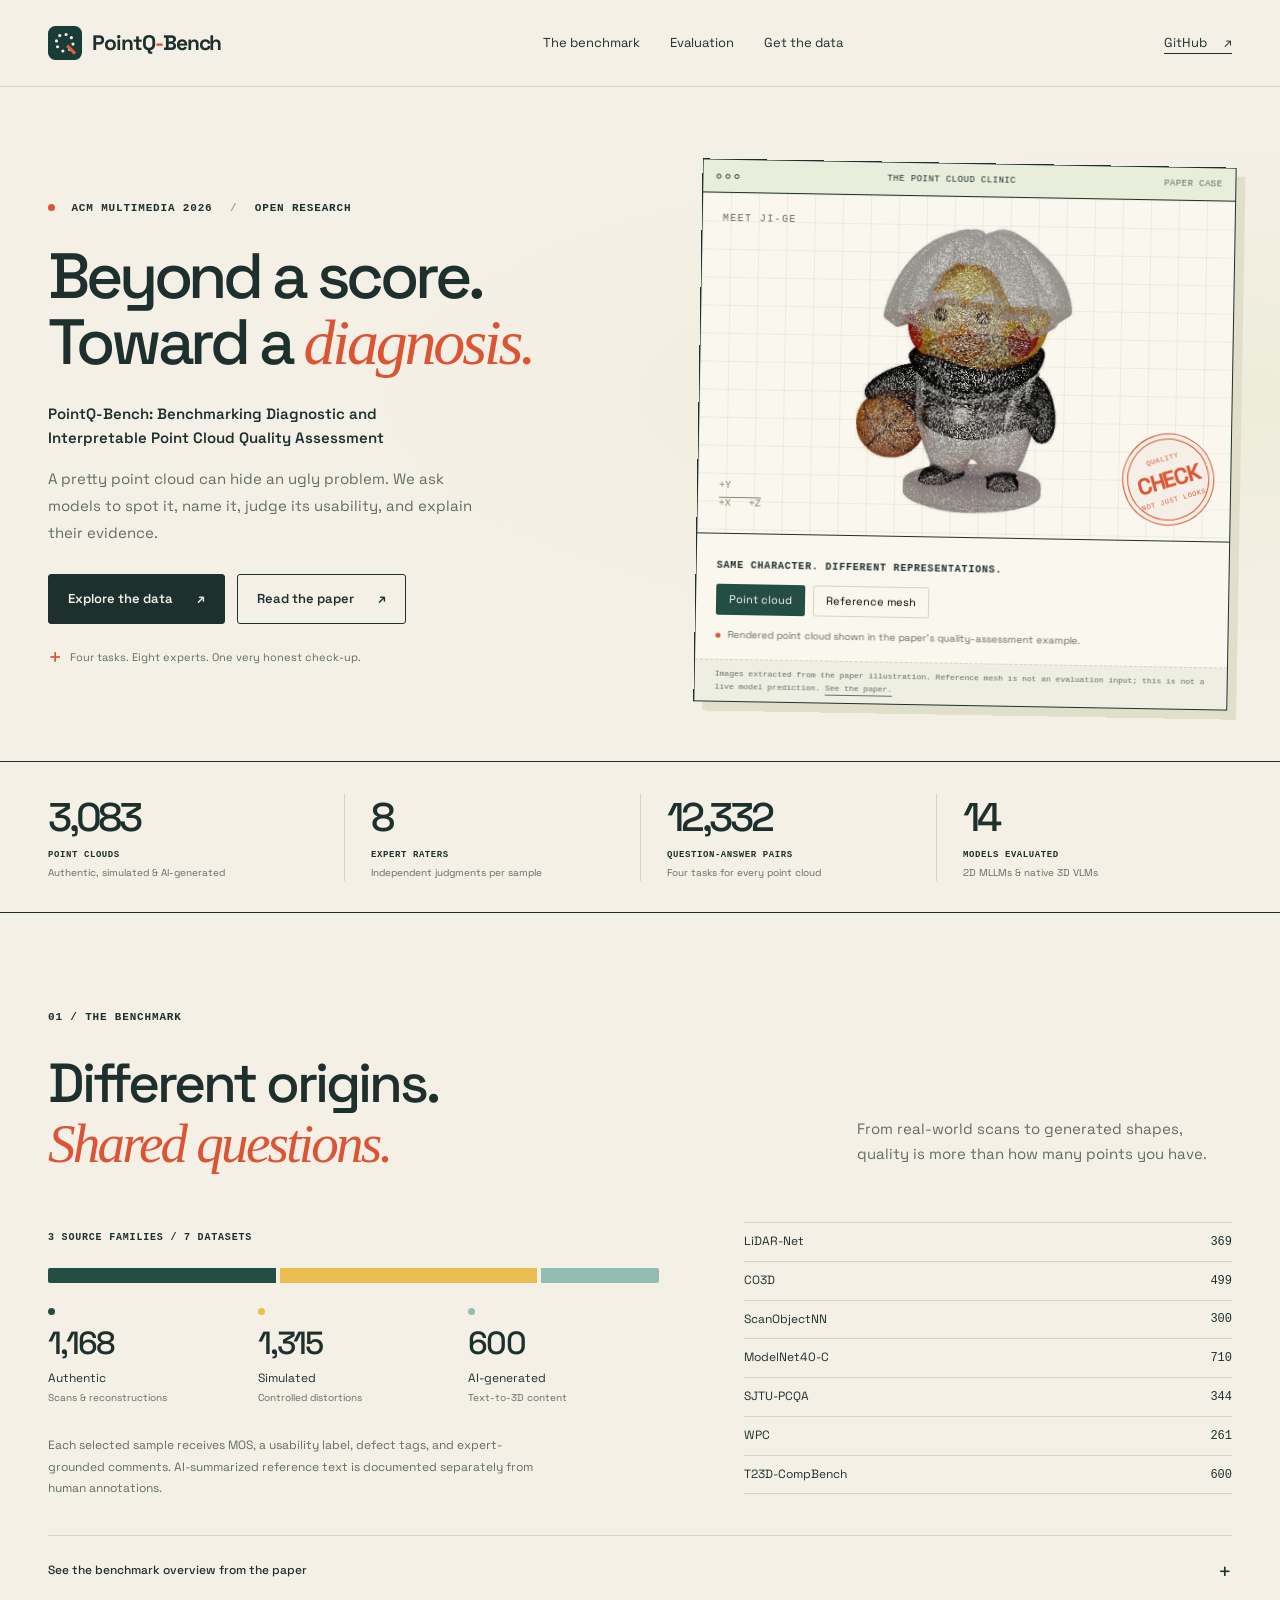
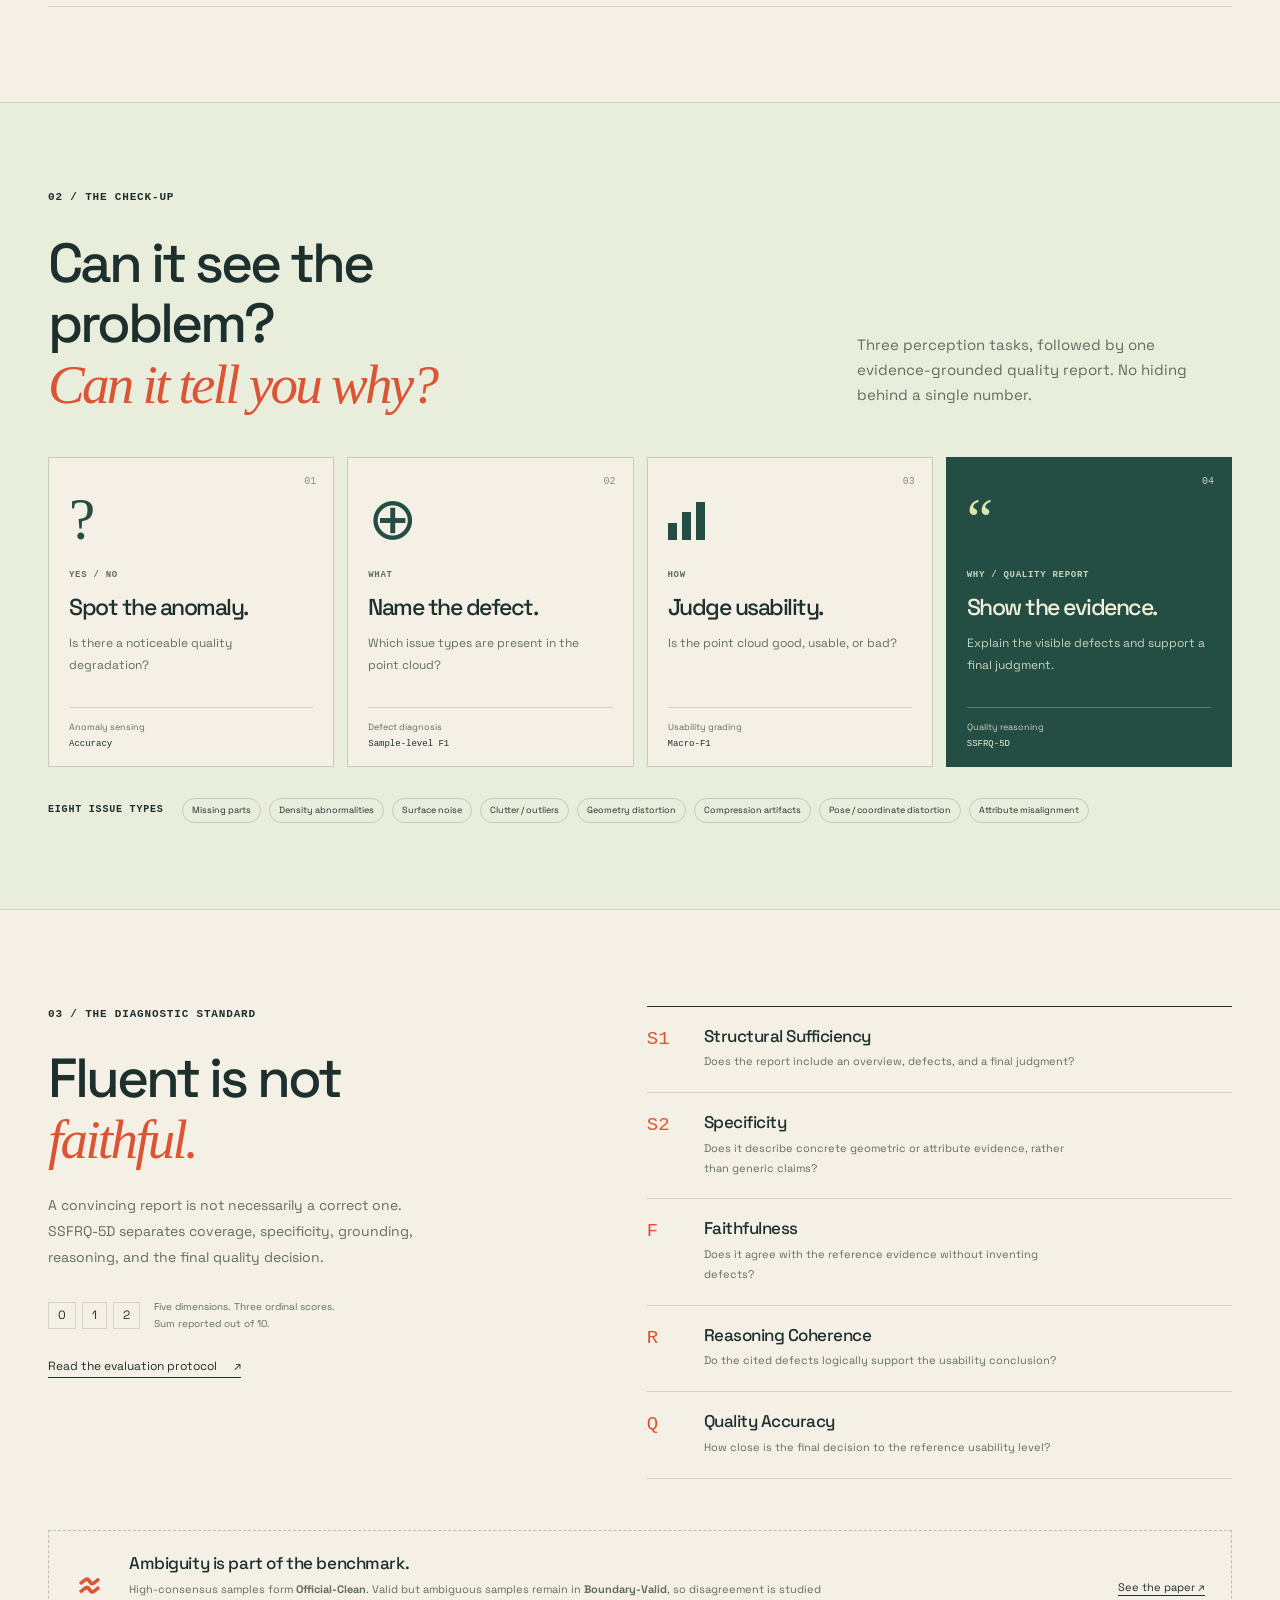
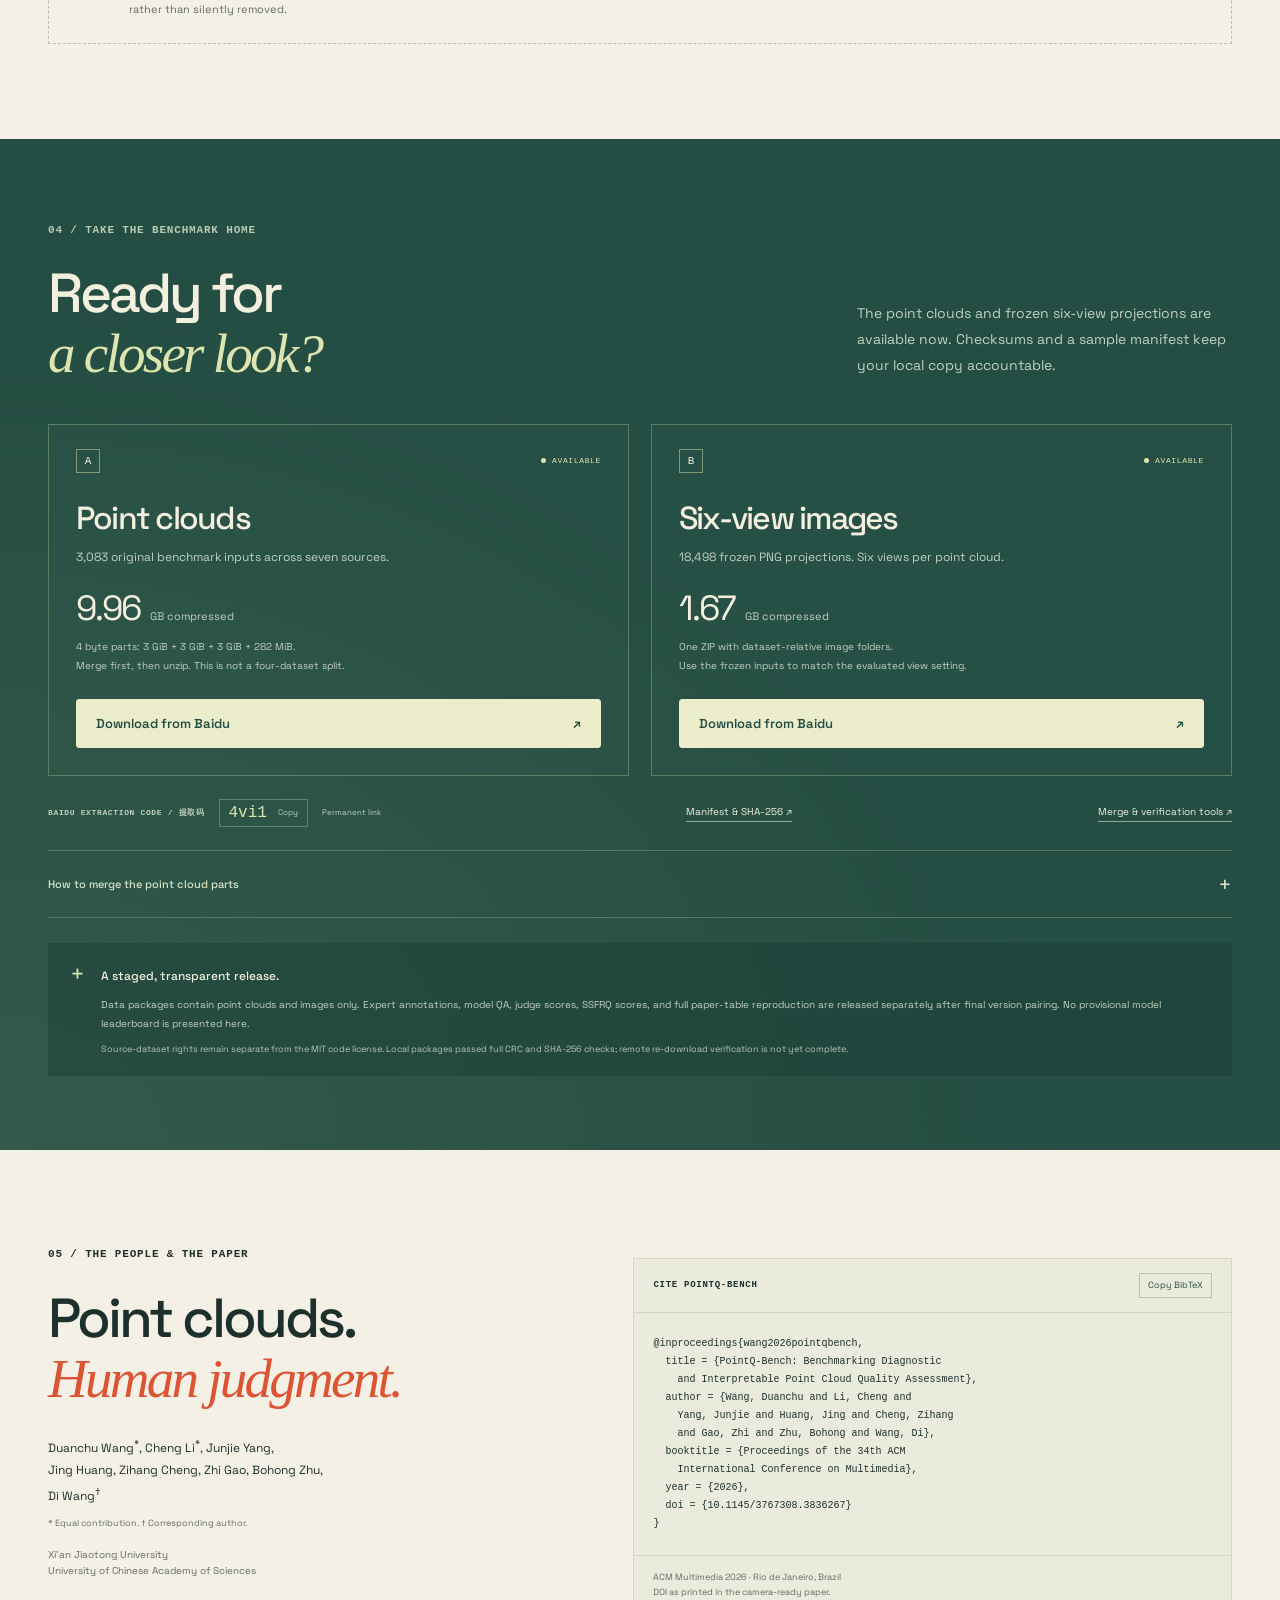
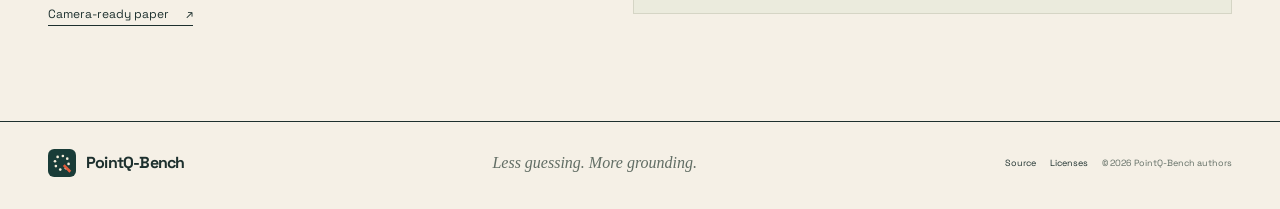
<file: docs/index.html>
<!doctype html>
<html lang="en">
  <head>
    <meta charset="utf-8" />
    <meta name="viewport" content="width=device-width, initial-scale=1" />
    <meta
      name="description"
      content="PointQ-Bench, ACM Multimedia 2026. A diagnostic benchmark for point cloud quality understanding: 3,083 point clouds, 8 expert raters, 4 tasks, and SSFRQ-5D."
    />
    <meta name="theme-color" content="#f5f0e6" />
    <meta name="referrer" content="strict-origin-when-cross-origin" />
    <meta
      http-equiv="Content-Security-Policy"
      content="default-src 'self'; img-src 'self' data:; font-src 'self'; script-src 'self'; style-src 'self'; connect-src 'self'; object-src 'none'; base-uri 'self'; form-action 'none'"
    />
    <meta
      property="og:title"
      content="PointQ-Bench | Beyond a score. Toward a diagnosis."
    />
    <meta
      property="og:description"
      content="Benchmarking diagnostic and interpretable point cloud quality assessment. ACM Multimedia 2026."
    />
    <meta property="og:type" content="website" />
    <meta property="og:url" content="https://mujeco.github.io/PointQ-Bench/" />
    <meta
      property="og:image"
      content="https://mujeco.github.io/PointQ-Bench/assets/benchmark-overview.png"
    />
    <link rel="icon" href="assets/favicon.svg" type="image/svg+xml" />
    <link rel="stylesheet" href="styles.css" />
    <title>PointQ-Bench | The Point Cloud Clinic</title>
    <script src="site.js" defer></script>
  </head>
  <body>
    <a class="skip-link" href="#main">Skip to content</a>
    <header class="site-header">
      <div class="container header-inner">
        <a class="brand" href="#" aria-label="PointQ-Bench home"
          ><img src="assets/favicon.svg" width="34" height="34" alt="" /><span
            >PointQ<span class="brand-dash">-</span>Bench</span
          ></a
        >
        <nav aria-label="Main navigation">
          <a href="#benchmark">The benchmark</a>
          <a href="#protocol">Evaluation</a>
          <a href="#download">Get the data</a>
        </nav>
        <a class="header-github" href="https://github.com/Mujeco/PointQ-Bench"
          >GitHub <span aria-hidden="true">&#8599;</span></a
        >
      </div>
    </header>
    <main id="main">
      <section class="hero container">
        <div class="hero-copy reveal">
          <p class="eyebrow">
            <span class="status-dot"></span> ACM MULTIMEDIA 2026
            <span class="eyebrow-divider">/</span> OPEN RESEARCH
          </p>
          <h1>Beyond a score.<br />Toward a <em>diagnosis.</em></h1>
          <p class="hero-title">
            PointQ-Bench: Benchmarking Diagnostic and<br class="desktop-br" />
            Interpretable Point Cloud Quality Assessment
          </p>
          <p class="hero-description">
            A pretty point cloud can hide an ugly problem. We ask models to spot
            it, name it, judge its usability, and explain their evidence.
          </p>
          <div class="hero-actions">
            <a class="button button-dark" href="#download"
              >Explore the data <span aria-hidden="true">&#8599;</span></a
            >
            <a
              class="button button-outline"
              href="assets/pointq-bench-paper.pdf"
              >Read the paper <span aria-hidden="true">&#8599;</span></a
            >
          </div>
          <p class="hero-note">
            <span class="tiny-cross" aria-hidden="true">+</span> Four tasks.
            Eight experts. One very honest check-up.
          </p>
        </div>
        <div class="clinic-window reveal">
          <div class="window-top">
            <span class="window-dots" aria-hidden="true"
              ><i></i><i></i><i></i></span
            ><span>THE POINT CLOUD CLINIC</span
            ><span class="window-number">PAPER CASE</span>
          </div>
          <div class="mascot-stage">
            <span class="stage-label">MEET JI-GE</span>
            <img
              class="paper-case-image"
              data-case-image="pointcloud"
              src="assets/ji-ge-pointcloud.jpg"
              width="529"
              height="685"
              alt="Paper illustration: the Ji-ge cartoon character with silver center-parted hair, black overalls and a basketball, rendered as a point cloud."
            />
            <img
              class="paper-case-image"
              data-case-image="reference"
              src="assets/ji-ge-reference.jpg"
              width="529"
              height="685"
              alt="The same Ji-ge cartoon character as a reference mesh; not an evaluation input."
              hidden
            />
            <span class="stage-axis" aria-hidden="true"
              >+Y<br /><span>+X &nbsp; +Z</span></span
            >
            <div class="clinic-stamp" aria-hidden="true">
              <span>QUALITY</span><strong>CHECK</strong
              ><span>NOT JUST LOOKS</span>
            </div>
          </div>
          <div class="condition-panel">
            <span class="mono-label"
              >SAME CHARACTER. DIFFERENT REPRESENTATIONS.</span
            >
            <div
              class="condition-buttons"
              role="group"
              aria-label="Paper example view"
            >
              <button data-case-view="pointcloud" aria-pressed="true">
                Point cloud
              </button>
              <button data-case-view="reference" aria-pressed="false">
                Reference mesh
              </button>
            </div>
            <div class="mascot-diagnosis">
              <span class="diagnosis-dot"></span>
              <p id="case-description" aria-live="polite">
                Rendered point cloud shown in the paper's quality-assessment
                example.
              </p>
            </div>
          </div>
          <p class="demo-disclaimer">
            Images extracted from the paper illustration. Reference mesh is not
            an evaluation input; this is not a live model prediction.
            <a href="assets/pointq-bench-paper.pdf">See the paper.</a>
          </p>
        </div>
      </section>
      <div
        class="stat-strip container reveal"
        aria-label="Benchmark at a glance"
      >
        <div>
          <strong>3,083<span>+</span></strong
          ><span>POINT CLOUDS</span
          ><small>Authentic, simulated &amp; AI-generated</small>
        </div>
        <div>
          <strong>8</strong><span>EXPERT RATERS</span
          ><small>Independent judgments per sample</small>
        </div>
        <div>
          <strong>12,332</strong><span>QUESTION-ANSWER PAIRS</span
          ><small>Four tasks for every point cloud</small>
        </div>
        <div>
          <strong>14</strong><span>MODELS EVALUATED</span
          ><small>2D MLLMs &amp; native 3D VLMs</small>
        </div>
      </div>
      <section class="section container" id="benchmark">
        <div class="section-heading reveal">
          <p class="eyebrow">01 / THE BENCHMARK</p>
          <h2>Different origins.<br /><em>Shared questions.</em></h2>
          <p>
            From real-world scans to generated shapes, quality is more than how
            many points you have.
          </p>
        </div>
        <div class="source-layout reveal">
          <div class="source-summary">
            <span class="mono-label">3 SOURCE FAMILIES / 7 DATASETS</span>
            <div
              class="composition-bar"
              aria-label="1168 authentic,1315 simulated,600 AI-generated"
            >
              <span class="authentic-segment"></span
              ><span class="simulated-segment"></span
              ><span class="generated-segment"></span>
            </div>
            <div class="source-families">
              <div>
                <span class="family-dot authentic"></span><strong>1,168</strong
                ><span>Authentic</span
                ><small>Scans &amp; reconstructions</small>
              </div>
              <div>
                <span class="family-dot simulated"></span><strong>1,315</strong
                ><span>Simulated</span><small>Controlled distortions</small>
              </div>
              <div>
                <span class="family-dot generated"></span><strong>600</strong
                ><span>AI-generated</span><small>Text-to-3D content</small>
              </div>
            </div>
            <p class="source-footnote">
              Each selected sample receives MOS, a usability label, defect tags,
              and expert-grounded comments. AI-summarized reference text is
              documented separately from human annotations.
            </p>
          </div>
          <div class="source-list">
            <div><span>LiDAR-Net</span><strong>369</strong></div>
            <div><span>CO3D</span><strong>499</strong></div>
            <div><span>ScanObjectNN</span><strong>300</strong></div>
            <div><span>ModelNet40-C</span><strong>710</strong></div>
            <div><span>SJTU-PCQA</span><strong>344</strong></div>
            <div><span>WPC</span><strong>261</strong></div>
            <div><span>T23D-CompBench</span><strong>600</strong></div>
          </div>
        </div>
        <details class="paper-figure reveal">
          <summary>
            See the benchmark overview from the paper
            <span aria-hidden="true">+</span>
          </summary>
          <figure>
            <img
              src="assets/benchmark-overview.png"
              width="2208"
              height="1242"
              loading="lazy"
              alt="PointQ-Bench overview: seven datasets grouped into authentic, simulated, and AI-generated families; eight expert annotators; quality scores, levels, defect tags, and comments; official-clean and boundary-valid evaluation splits; eight issue types."
            />
            <figcaption>
              Overview reproduced from the authors' camera-ready source.
              <a href="assets/pointq-bench-paper.pdf"
                >Wang et al., PointQ-Bench, ACM MM 2026</a
              >. Paper license: CC BY 4.0; source data rights remain separate.
            </figcaption>
          </figure>
        </details>
      </section>
      <section class="task-section" id="tasks">
        <div class="container">
          <div class="section-heading reveal">
            <p class="eyebrow">02 / THE CHECK-UP</p>
            <h2>Can it see the problem?<br /><em>Can it tell you why?</em></h2>
            <p>
              Three perception tasks, followed by one evidence-grounded quality
              report. No hiding behind a single number.
            </p>
          </div>
          <div class="task-grid">
            <article class="task-card reveal">
              <span class="task-number">01</span>
              <div class="task-glyph" aria-hidden="true">?</div>
              <p class="mono-label">YES / NO</p>
              <h3>Spot the anomaly.</h3>
              <p>Is there a noticeable quality degradation?</p>
              <div class="task-bottom">
                Anomaly sensing <span>Accuracy</span>
              </div>
            </article>
            <article class="task-card reveal">
              <span class="task-number">02</span>
              <div class="task-glyph" aria-hidden="true">&#8853;</div>
              <p class="mono-label">WHAT</p>
              <h3>Name the defect.</h3>
              <p>Which issue types are present in the point cloud?</p>
              <div class="task-bottom">
                Defect diagnosis <span>Sample-level F1</span>
              </div>
            </article>
            <article class="task-card reveal">
              <span class="task-number">03</span>
              <div class="task-glyph bars" aria-hidden="true">
                <i></i><i></i><i></i>
              </div>
              <p class="mono-label">HOW</p>
              <h3>Judge usability.</h3>
              <p>Is the point cloud good, usable, or bad?</p>
              <div class="task-bottom">
                Usability grading <span>Macro-F1</span>
              </div>
            </article>
            <article class="task-card task-reasoning reveal">
              <span class="task-number">04</span>
              <div class="task-glyph" aria-hidden="true">&#8220;</div>
              <p class="mono-label">WHY / QUALITY REPORT</p>
              <h3>Show the evidence.</h3>
              <p>Explain the visible defects and support a final judgment.</p>
              <div class="task-bottom">
                Quality reasoning <span>SSFRQ-5D</span>
              </div>
            </article>
          </div>
          <div class="defect-row reveal">
            <span class="mono-label">EIGHT ISSUE TYPES</span
            ><span>Missing parts</span><span>Density abnormalities</span
            ><span>Surface noise</span><span>Clutter / outliers</span
            ><span>Geometry distortion</span><span>Compression artifacts</span
            ><span>Pose / coordinate distortion</span
            ><span>Attribute misalignment</span>
          </div>
        </div>
      </section>
      <section class="section container" id="protocol">
        <div class="protocol-layout">
          <div class="protocol-intro reveal">
            <p class="eyebrow">03 / THE DIAGNOSTIC STANDARD</p>
            <h2>Fluent is not<br /><em>faithful.</em></h2>
            <p>
              A convincing report is not necessarily a correct one. SSFRQ-5D
              separates coverage, specificity, grounding, reasoning, and the
              final quality decision.
            </p>
            <div class="scale-note">
              <span class="scale-num">0</span><span class="scale-num">1</span
              ><span class="scale-num">2</span>
              <p>
                Five dimensions. Three ordinal scores.<br />Sum reported out of
                10.
              </p>
            </div>
            <a class="text-link" href="assets/pointq-bench-paper.pdf"
              >Read the evaluation protocol
              <span aria-hidden="true">&#8599;</span></a
            >
          </div>
          <div class="protocol-dimensions reveal">
            <div>
              <span>S1</span>
              <section>
                <h3>Structural Sufficiency</h3>
                <p>
                  Does the report include an overview, defects, and a final
                  judgment?
                </p>
              </section>
            </div>
            <div>
              <span>S2</span>
              <section>
                <h3>Specificity</h3>
                <p>
                  Does it describe concrete geometric or attribute evidence,
                  rather than generic claims?
                </p>
              </section>
            </div>
            <div>
              <span>F</span>
              <section>
                <h3>Faithfulness</h3>
                <p>
                  Does it agree with the reference evidence without inventing
                  defects?
                </p>
              </section>
            </div>
            <div>
              <span>R</span>
              <section>
                <h3>Reasoning Coherence</h3>
                <p>
                  Do the cited defects logically support the usability
                  conclusion?
                </p>
              </section>
            </div>
            <div>
              <span>Q</span>
              <section>
                <h3>Quality Accuracy</h3>
                <p>
                  How close is the final decision to the reference usability
                  level?
                </p>
              </section>
            </div>
          </div>
        </div>
        <aside class="boundary-note reveal">
          <span class="boundary-mark" aria-hidden="true">&#8776;</span>
          <div>
            <h3>Ambiguity is part of the benchmark.</h3>
            <p>
              High-consensus samples form <strong>Official-Clean</strong>. Valid
              but ambiguous samples remain in <strong>Boundary-Valid</strong>,
              so disagreement is studied rather than silently removed.
            </p>
          </div>
          <a href="assets/pointq-bench-paper.pdf"
            >See the paper <span aria-hidden="true">&#8599;</span></a
          >
        </aside>
      </section>
      <section class="download-section" id="download">
        <div class="container">
          <div class="download-heading reveal">
            <div>
              <p class="eyebrow">04 / TAKE THE BENCHMARK HOME</p>
              <h2>Ready for<br /><em>a closer look?</em></h2>
            </div>
            <p>
              The point clouds and frozen six-view projections are available
              now. Checksums and a sample manifest keep your local copy
              accountable.
            </p>
          </div>
          <div class="download-grid reveal">
            <article class="download-card">
              <div class="download-card-heading">
                <span class="package-number">A</span
                ><span class="availability">AVAILABLE</span>
              </div>
              <h3>Point clouds</h3>
              <p>3,083 original benchmark inputs across seven sources.</p>
              <div class="package-size">9.96 <span>GB compressed</span></div>
              <p class="package-detail">
                4 byte parts: 3 GiB + 3 GiB + 3 GiB + 282 MiB.<br />Merge first,
                then unzip. This is not a four-dataset split.
              </p>
              <a
                class="button button-light"
                href="https://pan.baidu.com/s/1oHoVxMzDVNkyiV40wphWzw?pwd=4vi1"
                >Download from Baidu <span aria-hidden="true">&#8599;</span></a
              >
            </article>
            <article class="download-card">
              <div class="download-card-heading">
                <span class="package-number">B</span
                ><span class="availability">AVAILABLE</span>
              </div>
              <h3>Six-view images</h3>
              <p>18,498 frozen PNG projections. Six views per point cloud.</p>
              <div class="package-size">1.67 <span>GB compressed</span></div>
              <p class="package-detail">
                One ZIP with dataset-relative image folders.<br />Use the frozen
                inputs to match the evaluated view setting.
              </p>
              <a
                class="button button-light"
                href="https://pan.baidu.com/s/1oHoVxMzDVNkyiV40wphWzw?pwd=4vi1"
                >Download from Baidu <span aria-hidden="true">&#8599;</span></a
              >
            </article>
          </div>
          <div class="download-tools reveal">
            <div>
              <span class="mono-label">BAIDU EXTRACTION CODE / 提取码</span
              ><button
                class="copy-code"
                data-copy="4vi1"
                aria-label="Copy Baidu extraction code 4vi1"
              >
                <strong>4vi1</strong><span>Copy</span></button
              ><span class="permanent-note">Permanent link</span>
            </div>
            <a href="https://github.com/Mujeco/PointQ-Bench/tree/main/data"
              >Manifest &amp; SHA-256 <span aria-hidden="true">&#8599;</span></a
            ><a href="https://github.com/Mujeco/PointQ-Bench/tree/main/scripts"
              >Merge &amp; verification tools
              <span aria-hidden="true">&#8599;</span></a
            >
          </div>
          <details class="merge-instructions reveal">
            <summary>
              How to merge the point cloud parts
              <span aria-hidden="true">+</span>
            </summary>
            <div>
              <p>
                Download all four <code>.zip.001</code> to
                <code>.zip.004</code> parts, the parts checksum file, and
                <code>merge_pointcloud_parts.py</code> into the same directory.
                Run:
              </p>
              <pre><code>python merge_pointcloud_parts.py</code></pre>
              <p>
                The script verifies each part and the reconstructed archive
                before completing. Unzip
                <code>PointQ-Bench_pointclouds_v1.0.zip</code> afterwards. The
                files in the share include full instructions and both checksum
                lists.
              </p>
              <p>
                本次点云包需要先合并四个分卷，再解压；图片包可直接解压。原始点云文件内容未改动。
              </p>
            </div>
          </details>
          <aside class="release-note reveal">
            <span class="note-plus" aria-hidden="true">+</span>
            <div>
              <strong>A staged, transparent release.</strong>
              <p>
                Data packages contain point clouds and images only. Expert
                annotations, model QA, judge scores, SSFRQ scores, and full
                paper-table reproduction are released separately after final
                version pairing. No provisional model leaderboard is presented
                here.
              </p>
              <small
                >Source-dataset rights remain separate from the MIT code
                license. Local packages passed full CRC and SHA-256 checks;
                remote re-download verification is not yet complete.</small
              >
            </div>
          </aside>
        </div>
      </section>
      <section class="section container citation-section" id="paper">
        <div class="paper-meta reveal">
          <p class="eyebrow">05 / THE PEOPLE &amp; THE PAPER</p>
          <h2>Point clouds.<br /><em>Human judgment.</em></h2>
          <p class="authors">
            Duanchu Wang<sup>*</sup>, Cheng Li<sup>*</sup>, Junjie Yang,<br />Jing
            Huang, Zihang Cheng, Zhi Gao, Bohong Zhu,<br />Di Wang<sup
              >&dagger;</sup
            >
          </p>
          <p class="author-notes">
            * Equal contribution. &dagger; Corresponding author.
          </p>
          <p class="affiliations">
            Xi'an Jiaotong University<br />University of Chinese Academy of
            Sciences
          </p>
          <a class="text-link" href="assets/pointq-bench-paper.pdf"
            >Camera-ready paper <span aria-hidden="true">&#8599;</span></a
          >
        </div>
        <div class="citation-card reveal">
          <div>
            <span class="mono-label">CITE POINTQ-BENCH</span
            ><button id="copy-citation">Copy BibTeX</button>
          </div>
          <pre><code id="bibtex">@inproceedings{wang2026pointqbench,
  title = {PointQ-Bench: Benchmarking Diagnostic
    and Interpretable Point Cloud Quality Assessment},
  author = {Wang, Duanchu and Li, Cheng and
    Yang, Junjie and Huang, Jing and Cheng, Zihang
    and Gao, Zhi and Zhu, Bohong and Wang, Di},
  booktitle = {Proceedings of the 34th ACM
    International Conference on Multimedia},
  year = {2026},
  doi = {10.1145/3767308.3836267}
}</code></pre>
          <p>
            ACM Multimedia 2026 &middot; Rio de Janeiro, Brazil<br />DOI as
            printed in the camera-ready paper.
          </p>
        </div>
      </section>
    </main>
    <footer class="site-footer container">
      <a class="brand" href="#"
        ><img src="assets/favicon.svg" width="28" height="28" alt="" /><span
          >PointQ-Bench</span
        ></a
      >
      <p>Less guessing. More grounding.</p>
      <div>
        <a href="https://github.com/Mujeco/PointQ-Bench">Source</a
        ><a
          href="https://github.com/Mujeco/PointQ-Bench/blob/main/THIRD_PARTY_NOTICES.md"
          >Licenses</a
        ><span>&copy; 2026 PointQ-Bench authors</span>
      </div>
    </footer>
    <div
      id="copy-status"
      class="copy-status"
      role="status"
      aria-live="polite"
    ></div>
  </body>
</html>
</file>
<file: docs/styles.css>
@font-face {
  font-family: Space Grotesk;
  src: url("assets/space-grotesk.ttf") format("truetype");
  font-weight: 300 700;
  font-display: swap;
}
:root {
  --paper: #f5f0e6;
  --ink: #1d302e;
  --muted: #616d64;
  --green: #244d43;
  --orange: #db5434;
  --line: #d5d5c5;
  --lime: #dce4af;
  --yellow: #ecbd51;
  --blue: #93bdb3;
  --font: "Space Grotesk", "Trebuchet MS", sans-serif;
  --serif: Georgia, "Times New Roman", serif;
  --mono: "Courier New", monospace;
}
* {
  box-sizing: border-box;
}
html {
  scroll-behavior: smooth;
  scroll-padding-top: 94px;
}
body {
  margin: 0;
  background: var(--paper);
  color: var(--ink);
  font-family: var(--font);
  font-size: 16px;
  line-height: 1.65;
  -webkit-font-smoothing: antialiased;
}
a {
  color: inherit;
  text-underline-offset: 4px;
}
button {
  font: inherit;
  cursor: pointer;
}
button,
a {
  -webkit-tap-highlight-color: transparent;
}
button:focus-visible,
a:focus-visible,
summary:focus-visible {
  outline: 3px solid var(--orange);
  outline-offset: 5px;
}
button:disabled {
  cursor: default;
}
img {
  max-width: 100%;
  height: auto;
}
h1,
h2,
h3,
p {
  margin: 0;
}
h1,
h2,
h3 {
  line-height: 1.1;
  letter-spacing: -0.055em;
}
h2 {
  font-size: clamp(38px, 4.3vw, 62px);
  font-weight: 500;
}
h2 em,
h1 em {
  font-family: var(--serif);
  font-weight: 400;
  color: var(--orange);
  letter-spacing: -0.05em;
}
code,
pre {
  font-family: var(--mono);
}
.container {
  max-width: 1280px;
  margin-inline: auto;
  padding-inline: 48px;
}
.skip-link {
  position: fixed;
  left: 12px;
  top: -70px;
  z-index: 99;
  background: var(--ink);
  color: white;
  padding: 12px;
}
.skip-link:focus {
  top: 12px;
}
.site-header {
  background: rgba(245, 240, 230, 0.97);
  border-bottom: 1px solid var(--line);
  position: sticky;
  top: 0;
  z-index: 20;
}
.header-inner {
  height: 86px;
  display: flex;
  align-items: center;
  justify-content: space-between;
  gap: 24px;
}
.brand {
  display: inline-flex;
  align-items: center;
  gap: 10px;
  text-decoration: none;
  font-size: 21px;
  font-weight: 700;
  letter-spacing: -0.05em;
  white-space: nowrap;
}
.brand-dash {
  color: var(--orange);
}
.site-header nav {
  display: flex;
  gap: 30px;
  font-size: 13px;
}
.site-header nav a {
  text-decoration: none;
}
.site-header nav a:hover {
  color: var(--orange);
}
.header-github {
  text-decoration: none;
  font-size: 13px;
  border-bottom: 1px solid var(--ink);
}
.header-github span {
  margin-left: 14px;
}
.hero {
  padding-top: 76px;
  padding-bottom: 55px;
  display: grid;
  grid-template-columns: 1.13fr 1fr;
  gap: 46px;
  align-items: center;
  background-image: radial-gradient(
    ellipse at 93% 46%,
    rgba(221, 229, 193, 0.32),
    transparent 50%
  );
}
.eyebrow {
  font: 11px/1.6 var(--mono);
  letter-spacing: 0.075em;
  font-weight: 700;
}
.status-dot {
  display: inline-block;
  width: 7px;
  height: 7px;
  border-radius: 50%;
  background: var(--orange);
  margin-right: 9px;
}
.eyebrow-divider {
  margin: 0 10px;
  color: #969e8a;
}
.hero h1 {
  font-size: clamp(44px, 5vw, 72px);
  font-weight: 500;
  margin-top: 25px;
  line-height: 1.04;
  letter-spacing: -0.065em;
}
.hero-title {
  font-size: 15px;
  font-weight: 600;
  line-height: 1.65;
  margin-top: 25px;
  max-width: 490px;
}
.hero-description {
  font-size: 15px;
  line-height: 1.8;
  color: var(--muted);
  max-width: 445px;
  margin-top: 14px;
}
.hero-actions {
  display: flex;
  gap: 12px;
  margin-top: 28px;
}
.button {
  display: inline-flex;
  justify-content: space-between;
  align-items: center;
  gap: 24px;
  padding: 13px 19px;
  border: 1px solid var(--ink);
  border-radius: 3px;
  text-decoration: none;
  font-size: 13px;
  font-weight: 600;
  transition:
    background 0.2s,
    color 0.2s;
}
.button:hover {
  background: var(--orange);
  color: white;
  border-color: var(--orange);
}
.button-dark {
  background: var(--ink);
  color: var(--paper);
}
.button-outline {
  background: transparent;
}
.hero-note {
  font-size: 11px;
  color: var(--muted);
  margin-top: 22px;
  display: flex;
  align-items: center;
  gap: 8px;
}
.tiny-cross {
  color: var(--orange);
  font-size: 23px;
  line-height: 1;
}
.clinic-window {
  border: 1px solid var(--ink);
  background: #faf7ee;
  box-shadow: 9px 9px 0 #e1dfcc;
  transform: rotate(1deg);
  position: relative;
}
.window-top {
  display: flex;
  justify-content: space-between;
  align-items: center;
  padding: 11px 13px;
  border-bottom: 1px solid var(--ink);
  font: 9px var(--mono);
  letter-spacing: 0.05em;
  background: #e9eddb;
  gap: 8px;
}
.window-dots {
  display: flex;
  gap: 4px;
}
.window-dots i {
  width: 5px;
  height: 5px;
  border: 1px solid var(--ink);
  border-radius: 50%;
  display: block;
}
.window-number {
  color: var(--muted);
}
.mascot-stage {
  height: 340px;
  position: relative;
  background-image:
    linear-gradient(rgba(64, 97, 71, 0.08) 1px, transparent 1px),
    linear-gradient(90deg, rgba(64, 97, 71, 0.08) 1px, transparent 1px);
  background-size: 28px 28px;
  overflow: hidden;
}
.paper-case-image {
  width: 100%;
  height: 100%;
  padding: 22px 82px 14px;
  object-fit: contain;
  mix-blend-mode: multiply;
  display: block;
}
.paper-case-image[hidden] {
  display: none;
}
.stage-label {
  position: absolute;
  top: 20px;
  left: 20px;
  font: 10px var(--mono);
  letter-spacing: 0.14em;
  color: var(--muted);
}
.stage-axis {
  position: absolute;
  left: 21px;
  bottom: 20px;
  font: 10px/1.8 var(--mono);
  color: #7e8a72;
}
.stage-axis span {
  border-top: 1px solid #7e8a72;
}
.clinic-stamp {
  position: absolute;
  right: 16px;
  bottom: 15px;
  display: flex;
  align-items: center;
  justify-content: center;
  flex-direction: column;
  width: 92px;
  height: 92px;
  border: 1px solid var(--orange);
  border-radius: 50%;
  outline: 1px solid var(--orange);
  outline-offset: -6px;
  color: var(--orange);
  transform: rotate(-17deg);
  background: #f6f0e7e8;
  line-height: 1.5;
}
.clinic-stamp span {
  font: 7px var(--mono);
  letter-spacing: 0.08em;
}
.clinic-stamp strong {
  font-size: 23px;
  letter-spacing: -0.07em;
}
.condition-panel {
  border-top: 1px solid var(--ink);
  padding: 16px 20px 13px;
}
.mono-label {
  font: 10px/1.6 var(--mono);
  font-weight: 700;
  letter-spacing: 0.08em;
}
.condition-buttons {
  display: flex;
  gap: 8px;
  margin-top: 8px;
}
.condition-buttons button {
  border: 1px solid var(--line);
  background: transparent;
  padding: 5px 12px;
  font-size: 11px;
  border-radius: 2px;
}
.condition-buttons button[aria-pressed="true"] {
  background: var(--green);
  border-color: var(--green);
  color: #fff;
}
.mascot-diagnosis {
  display: flex;
  gap: 7px;
  align-items: center;
  margin-top: 11px;
  font-size: 10px;
  color: var(--muted);
  min-height: 20px;
}
.mascot-diagnosis p {
  flex: 1;
}
.diagnosis-dot {
  flex: none;
  width: 5px;
  height: 5px;
  border-radius: 50%;
  background: var(--orange);
}
.demo-disclaimer {
  font: 8px/1.7 var(--mono);
  padding: 7px 20px;
  background: #eeeee2;
  border-top: 1px dashed var(--line);
  color: var(--muted);
}
.stat-strip {
  display: grid;
  grid-template-columns: repeat(4, 1fr);
  padding-top: 32px;
  padding-bottom: 31px;
  border-top: 1px solid var(--ink);
  border-bottom: 1px solid var(--ink);
}
.stat-strip > div {
  display: flex;
  flex-direction: column;
  padding-left: 26px;
  border-left: 1px solid var(--line);
}
.stat-strip > div:first-child {
  padding-left: 0;
  border-left: 0;
}
.stat-strip strong {
  font-size: 40px;
  font-weight: 500;
  line-height: 1.2;
  letter-spacing: -0.08em;
}
.stat-strip strong span {
  color: var(--orange);
  font-weight: 400;
  font-size: 20px;
  vertical-align: top;
  display: none;
}
.stat-strip > div > span {
  font: 9px var(--mono);
  font-weight: 700;
  letter-spacing: 0.065em;
  margin-top: 8px;
}
.stat-strip small {
  font-size: 10px;
  color: var(--muted);
  margin-top: 5px;
}
.section {
  padding-top: 96px;
  padding-bottom: 95px;
}
.section-heading {
  position: relative;
  display: grid;
  grid-template-columns: 1fr 1fr;
  align-items: end;
  gap: 8px 70px;
}
.section-heading .eyebrow {
  grid-column: 1/-1;
  position: relative;
  margin-bottom: 18px;
}
.section-heading > p:last-child {
  color: var(--muted);
  font-size: 15px;
  max-width: 375px;
  padding-bottom: 8px;
  justify-self: end;
}
.source-layout {
  display: grid;
  grid-template-columns: 1.25fr 1fr;
  gap: 85px;
  margin-top: 47px;
}
.composition-bar {
  display: flex;
  height: 15px;
  gap: 4px;
  margin-top: 20px;
  overflow: hidden;
  border-radius: 2px;
}
.composition-bar span:nth-child(1) {
  flex: 1168;
}
.composition-bar span:nth-child(2) {
  flex: 1315;
}
.composition-bar span:nth-child(3) {
  flex: 600;
}
.authentic-segment,
.family-dot.authentic {
  background: var(--green);
}
.simulated-segment,
.family-dot.simulated {
  background: var(--yellow);
}
.generated-segment,
.family-dot.generated {
  background: var(--blue);
}
.source-families {
  display: grid;
  grid-template-columns: repeat(3, 1fr);
  gap: 20px;
  margin-top: 25px;
}
.source-families > div {
  display: flex;
  flex-direction: column;
  position: relative;
}
.family-dot {
  height: 7px;
  width: 7px;
  border-radius: 50%;
  margin-bottom: 9px;
}
.source-families strong {
  font-size: 32px;
  font-weight: 500;
  letter-spacing: -0.06em;
  line-height: 1.2;
}
.source-families span:not(.family-dot) {
  font-size: 12px;
  margin-top: 6px;
}
.source-families small {
  font-size: 10px;
  color: var(--muted);
  margin-top: 2px;
}
.source-footnote {
  font-size: 12px;
  line-height: 1.8;
  color: var(--muted);
  margin-top: 28px;
  max-width: 490px;
}
.source-list {
  border-top: 1px solid var(--line);
}
.source-list > div {
  display: flex;
  justify-content: space-between;
  padding: 9px 0;
  border-bottom: 1px solid var(--line);
  font-size: 12px;
}
.source-list strong {
  font: 12px var(--mono);
  font-weight: 400;
  align-self: center;
}
.paper-figure {
  margin-top: 35px;
  border-block: 1px solid var(--line);
}
details summary {
  cursor: pointer;
  list-style: none;
  display: flex;
  justify-content: space-between;
  gap: 16px;
  align-items: center;
  font-size: 12px;
  font-weight: 500;
  padding: 17px 0;
}
details summary::-webkit-details-marker {
  display: none;
}
summary > span {
  font-size: 22px;
  font-weight: 400;
}
details[open] summary > span {
  transform: rotate(45deg);
}
.paper-figure figure {
  margin: 0 0 25px;
}
.paper-figure img {
  display: block;
  border: 1px solid var(--line);
  background: white;
}
.paper-figure figcaption {
  font-size: 10px;
  color: var(--muted);
  margin-top: 10px;
}
.task-section {
  background: #e9eddb;
  padding: 86px 0;
  border-block: 1px solid #ccd3bc;
}
.task-grid {
  display: grid;
  grid-template-columns: repeat(4, 1fr);
  gap: 13px;
  margin-top: 42px;
}
.task-card {
  position: relative;
  border: 1px solid #c3ccb4;
  padding: 25px 20px 17px;
  background: var(--paper);
  min-width: 0;
}
.task-number {
  font: 10px var(--mono);
  color: #839074;
  position: absolute;
  right: 17px;
  top: 18px;
}
.task-glyph {
  font-family: var(--serif);
  font-size: 59px;
  line-height: 1;
  height: 73px;
  color: var(--green);
  display: flex;
  align-items: center;
}
.task-glyph.bars {
  gap: 5px;
  align-items: end;
  padding-bottom: 16px;
}
.bars i {
  width: 9px;
  background: var(--green);
}
.bars i:nth-child(1) {
  height: 17px;
}
.bars i:nth-child(2) {
  height: 28px;
}
.bars i:nth-child(3) {
  height: 38px;
}
.task-card .mono-label {
  margin-top: 12px;
  color: var(--muted);
  font-size: 9px;
}
.task-card h3 {
  font-size: 23px;
  font-weight: 500;
  letter-spacing: -0.065em;
  margin-top: 12px;
}
.task-card > p:not(.mono-label) {
  font-size: 12px;
  color: var(--muted);
  margin-top: 13px;
  min-height: 57px;
  line-height: 1.8;
}
.task-bottom {
  border-top: 1px solid var(--line);
  font-size: 9px;
  margin-top: 17px;
  padding-top: 12px;
  display: flex;
  flex-direction: column;
  gap: 4px;
  color: var(--muted);
}
.task-bottom span {
  font: 9px var(--mono);
  color: var(--ink);
}
.task-reasoning {
  background: var(--green);
  border-color: var(--green);
  color: #f1f0d9;
}
.task-reasoning .task-number,
.task-reasoning .mono-label,
.task-reasoning > p:not(.mono-label),
.task-reasoning .task-bottom {
  color: #c7d5bf;
}
.task-reasoning .task-glyph {
  color: var(--lime);
}
.task-reasoning .task-bottom {
  border-color: #5b7864;
}
.task-reasoning .task-bottom span {
  color: #f1f0d9;
}
.defect-row {
  display: flex;
  flex-wrap: wrap;
  gap: 8px;
  margin-top: 31px;
  align-items: center;
}
.defect-row > .mono-label {
  margin-right: 10px;
}
.defect-row > span:not(.mono-label) {
  font-size: 9px;
  border: 1px solid #c3ccb4;
  padding: 4px 9px;
  border-radius: 20px;
}
.protocol-layout {
  display: grid;
  grid-template-columns: 1fr 1.15fr;
  gap: 90px;
}
.protocol-intro h2 {
  margin-top: 25px;
}
.protocol-intro > p:not(.eyebrow) {
  margin-top: 23px;
  font-size: 14px;
  line-height: 1.85;
  color: var(--muted);
  max-width: 375px;
}
.scale-note {
  display: flex;
  align-items: center;
  gap: 6px;
  margin-top: 28px;
}
.scale-num {
  border: 1px solid var(--line);
  padding: 3px 9px;
  font-size: 12px;
}
.scale-note p {
  font-size: 10px;
  color: var(--muted);
  margin-left: 8px;
}
.text-link {
  display: inline-block;
  text-decoration: none;
  border-bottom: 1px solid var(--ink);
  font-size: 12px;
  margin-top: 25px;
}
.text-link span {
  margin-left: 14px;
}
.protocol-dimensions {
  border-top: 1px solid var(--ink);
}
.protocol-dimensions > div {
  display: flex;
  gap: 22px;
  padding: 20px 0;
  border-bottom: 1px solid var(--line);
}
.protocol-dimensions > div > span {
  font: 19px var(--mono);
  color: var(--orange);
  width: 35px;
  flex: none;
  padding-top: 1px;
}
.protocol-dimensions h3 {
  font-size: 17px;
  font-weight: 500;
  letter-spacing: -0.03em;
}
.protocol-dimensions p {
  font-size: 11px;
  line-height: 1.8;
  color: var(--muted);
  margin-top: 7px;
  max-width: 370px;
}
.boundary-note {
  display: flex;
  align-items: center;
  gap: 25px;
  margin-top: 51px;
  border: 1px dashed #b9c1a8;
  padding: 23px 26px;
}
.boundary-mark {
  font-size: 47px;
  color: var(--orange);
  line-height: 1;
}
.boundary-note h3 {
  font-size: 17px;
  font-weight: 500;
  letter-spacing: -0.025em;
}
.boundary-note p {
  font-size: 11px;
  line-height: 1.8;
  color: var(--muted);
  margin-top: 8px;
  max-width: 700px;
}
.boundary-note a {
  font-size: 11px;
  white-space: nowrap;
  margin-left: auto;
}
.download-section {
  background: var(--green);
  color: #f4f0df;
  padding: 83px 0 74px;
  background-image: radial-gradient(
    ellipse at 0% 100%,
    rgba(227, 240, 152, 0.08),
    transparent 60%
  );
}
.download-heading {
  display: grid;
  grid-template-columns: 1fr 1fr;
  gap: 50px;
  align-items: end;
}
.download-heading .eyebrow {
  color: #b7cbb3;
  margin-bottom: 23px;
}
.download-heading h2 em {
  color: var(--lime);
}
.download-heading > p {
  color: #c1d1bf;
  font-size: 14px;
  line-height: 1.85;
  max-width: 375px;
  justify-self: end;
  padding-bottom: 6px;
}
.download-grid {
  display: grid;
  grid-template-columns: repeat(2, 1fr);
  gap: 22px;
  margin-top: 39px;
}
.download-card {
  border: 1px solid #5d7a63;
  padding: 24px 27px 27px;
  background: #ffffff03;
}
.download-card-heading {
  display: flex;
  justify-content: space-between;
  align-items: center;
}
.package-number {
  font: 11px var(--mono);
  border: 1px solid #80997b;
  width: 24px;
  height: 24px;
  display: grid;
  place-items: center;
}
.availability {
  font: 8px var(--mono);
  letter-spacing: 0.08em;
  color: var(--lime);
  display: flex;
  align-items: center;
  gap: 6px;
}
.availability::before {
  content: "";
  display: block;
  background: var(--lime);
  width: 5px;
  height: 5px;
  border-radius: 50%;
}
.download-card h3 {
  font-size: 32px;
  font-weight: 500;
  margin-top: 28px;
}
.download-card > p:first-of-type {
  font-size: 12px;
  color: #c1d1bf;
  margin-top: 12px;
}
.package-size {
  font-size: 35px;
  font-weight: 400;
  letter-spacing: -0.06em;
  margin-top: 23px;
  line-height: 1;
}
.package-size span {
  font-size: 11px;
  letter-spacing: 0;
  color: #c1d1bf;
  margin-left: 3px;
}
.package-detail {
  font-size: 10px;
  line-height: 1.9;
  color: #c1d1bf;
  margin-top: 11px;
  min-height: 38px;
}
.button-light {
  background: #ebedcb;
  color: var(--green);
  border-color: #ebedcb;
  width: 100%;
  margin-top: 24px;
}
.download-tools {
  display: flex;
  align-items: center;
  justify-content: space-between;
  gap: 25px;
  padding: 23px 0;
  border-bottom: 1px solid #56745e;
}
.download-tools > div {
  display: flex;
  align-items: center;
  gap: 14px;
  flex-wrap: wrap;
}
.download-tools .mono-label {
  font-size: 8px;
  color: #c1d1bf;
}
.copy-code {
  border: 1px solid #66816c;
  background: transparent;
  display: flex;
  align-items: center;
  gap: 11px;
  color: var(--lime);
  padding: 4px 9px;
}
.copy-code strong {
  font: 16px var(--mono);
}
.copy-code > span {
  font-size: 8px;
  color: #c1d1bf;
}
.permanent-note {
  font-size: 8px;
  color: #c1d1bf;
}
.download-tools > a {
  font-size: 10px;
  text-decoration: none;
  border-bottom: 1px solid #94aa8c;
  white-space: nowrap;
}
.merge-instructions {
  border-bottom: 1px solid #56745e;
}
.merge-instructions summary {
  padding: 15px 0;
  color: #d6e3c7;
  font-size: 11px;
}
.merge-instructions > div {
  padding-bottom: 20px;
  font-size: 11px;
  color: #c1d1bf;
  line-height: 1.9;
  max-width: 780px;
}
.merge-instructions pre {
  background: #193c35;
  padding: 14px 18px;
  color: var(--lime);
  overflow: auto;
  margin: 14px 0;
}
.merge-instructions p + p {
  margin-top: 12px;
}
.release-note {
  display: flex;
  gap: 16px;
  background: #193c3570;
  padding: 19px 22px;
  margin-top: 25px;
}
.note-plus {
  font-size: 24px;
  color: var(--lime);
  line-height: 1;
}
.release-note strong {
  font-size: 12px;
  font-weight: 500;
}
.release-note p {
  font-size: 10px;
  line-height: 1.9;
  color: #c1d1bf;
  margin-top: 6px;
}
.release-note small {
  font-size: 9px;
  color: #b4c6b3;
  line-height: 1.8;
  display: block;
  margin-top: 8px;
}
.citation-section {
  display: grid;
  grid-template-columns: 1fr 1.15fr;
  gap: 65px;
  align-items: center;
}
.paper-meta h2 {
  margin-top: 24px;
}
.authors {
  font-size: 12px;
  line-height: 1.9;
  margin-top: 24px;
}
.author-notes {
  font-size: 9px;
  color: var(--muted);
  margin-top: 8px;
}
.affiliations {
  font-size: 10px;
  color: var(--muted);
  margin-top: 16px;
}
.citation-card {
  border: 1px solid var(--line);
  background: #ebebdd;
}
.citation-card > div {
  border-bottom: 1px solid var(--line);
  display: flex;
  justify-content: space-between;
  align-items: center;
  padding: 14px 19px;
  gap: 10px;
}
.citation-card .mono-label {
  font-size: 9px;
}
.citation-card button {
  font-size: 9px;
  border: 1px solid #bac5ae;
  color: var(--green);
  background: transparent;
  padding: 4px 8px;
}
.citation-card pre {
  font-size: 10px;
  line-height: 1.8;
  margin: 0;
  padding: 22px 19px;
  overflow: auto;
  white-space: pre-wrap;
  overflow-wrap: anywhere;
}
.citation-card > p {
  font-size: 9px;
  color: var(--muted);
  padding: 14px 19px;
  border-top: 1px solid var(--line);
}
.site-footer {
  border-top: 1px solid var(--ink);
  padding-top: 27px;
  padding-bottom: 32px;
  display: flex;
  justify-content: space-between;
  align-items: center;
  gap: 18px;
}
.site-footer .brand {
  font-size: 16px;
}
.site-footer > p {
  font-family: var(--serif);
  font-size: 16px;
  font-style: italic;
  color: var(--muted);
}
.site-footer > div {
  display: flex;
  gap: 14px;
  font-size: 9px;
  flex-wrap: wrap;
}
.site-footer a:not(.brand) {
  text-decoration: none;
}
.site-footer > div > span {
  color: var(--muted);
}
.copy-status {
  position: fixed;
  bottom: 25px;
  left: 50%;
  transform: translateX(-50%);
  background: var(--ink);
  color: white;
  padding: 9px 17px;
  border-radius: 3px;
  font-size: 12px;
  opacity: 0;
  pointer-events: none;
  z-index: 40;
  transition: opacity 0.2s;
}
.copy-status.visible {
  opacity: 1;
}
.reveal {
  animation: arrive 0.6s both;
}
.hero-copy {
  animation-delay: 0.06s;
}
.clinic-window {
  animation-delay: 0.18s;
}
.stat-strip {
  animation-delay: 0.3s;
}
@keyframes arrive {
  from {
    opacity: 0;
    translate: 0 12px;
  }
  to {
    opacity: 1;
    translate: 0 0;
  }
}
@media (min-width: 1600px) {
  .container {
    max-width: 1360px;
  }
  .hero {
    gap: 70px;
  }
  .hero h1 {
    font-size: 77px;
  }
  .mascot-stage {
    height: 350px;
  }
}
@media (max-width: 1050px) {
  .container {
    padding-inline: 30px;
  }
  .hero {
    gap: 30px;
    padding-top: 55px;
  }
  .hero h1 {
    font-size: 51px;
  }
  .hero-title {
    font-size: 13px;
  }
  .hero-description {
    font-size: 13px;
  }
  .mascot-stage {
    height: 295px;
  }
  .hero-actions {
    gap: 8px;
  }
  .hero-actions .button {
    font-size: 11px;
    padding: 11px 14px;
    gap: 12px;
  }
  .stat-strip strong {
    font-size: 34px;
  }
  .stat-strip small {
    font-size: 9px;
  }
  .source-layout {
    gap: 45px;
  }
  .task-card {
    padding-inline: 15px;
  }
  .task-card h3 {
    font-size: 20px;
  }
  .protocol-layout {
    gap: 55px;
  }
  .download-tools {
    gap: 20px;
    flex-wrap: wrap;
  }
  .citation-section {
    gap: 35px;
  }
  .site-footer > p {
    display: none;
  }
}
@media (max-width: 760px) {
  html {
    scroll-padding-top: 80px;
  }
  .container {
    padding-inline: 23px;
  }
  .header-inner {
    height: 70px;
    gap: 12px;
  }
  .brand {
    font-size: 17px;
    gap: 7px;
  }
  .brand img {
    width: 28px;
  }
  .site-header nav {
    gap: 15px;
    font-size: 10px;
  }
  .site-header nav a:first-child {
    display: none;
  }
  .header-github {
    font-size: 10px;
  }
  .header-github span {
    margin-left: 4px;
  }
  .hero {
    grid-template-columns: 1fr;
    gap: 40px;
    padding-top: 43px;
    padding-bottom: 44px;
  }
  .hero h1 {
    font-size: clamp(43px, 8vw, 61px);
  }
  .hero-title {
    font-size: 13px;
    max-width: 490px;
  }
  .hero-description {
    font-size: 13px;
    max-width: 460px;
  }
  .hero-actions .button {
    font-size: 12px;
    padding: 12px 17px;
    gap: 24px;
  }
  .hero-note {
    margin-top: 18px;
  }
  .clinic-window {
    max-width: 510px;
    width: 100%;
    justify-self: center;
    transform: rotate(0.5deg);
  }
  .mascot-stage {
    height: 315px;
  }
  .window-top {
    font-size: 9px;
  }
  .demo-disclaimer {
    font-size: 8px;
  }
  .stat-strip {
    grid-template-columns: repeat(2, 1fr);
    row-gap: 26px;
    padding-block: 25px;
  }
  .stat-strip > div {
    padding-left: 18px;
  }
  .stat-strip > div:nth-child(3) {
    padding-left: 0;
    border-left: 0;
  }
  .stat-strip strong {
    font-size: 36px;
  }
  .stat-strip > div > span {
    font-size: 8px;
  }
  .stat-strip small {
    font-size: 9px;
  }
  .section {
    padding-block: 66px;
  }
  .section-heading {
    grid-template-columns: 1fr;
    gap: 20px;
  }
  .section-heading .eyebrow {
    margin-bottom: 0;
  }
  .section-heading > p:last-child {
    justify-self: start;
    max-width: 440px;
    font-size: 13px;
    padding-bottom: 0;
  }
  .source-layout {
    grid-template-columns: 1fr;
    gap: 28px;
    margin-top: 31px;
  }
  .source-families {
    gap: 16px;
  }
  .source-families strong {
    font-size: 31px;
  }
  .source-families small {
    font-size: 9px;
  }
  .source-footnote {
    font-size: 11px;
  }
  .source-list > div {
    padding-block: 8px;
  }
  .task-section {
    padding-block: 65px;
  }
  .task-grid {
    grid-template-columns: repeat(2, 1fr);
    gap: 12px;
    margin-top: 30px;
  }
  .task-card {
    padding: 22px 17px 16px;
  }
  .task-card h3 {
    font-size: 23px;
  }
  .task-card > p:not(.mono-label) {
    font-size: 11px;
    min-height: 55px;
  }
  .task-glyph {
    font-size: 53px;
    height: 65px;
  }
  .defect-row {
    gap: 7px;
  }
  .defect-row > .mono-label {
    flex-basis: 100%;
    margin-bottom: 4px;
  }
  .protocol-layout {
    grid-template-columns: 1fr;
    gap: 35px;
  }
  .protocol-intro > p:not(.eyebrow) {
    font-size: 13px;
    max-width: 460px;
  }
  .protocol-dimensions > div {
    padding-block: 17px;
  }
  .protocol-dimensions h3 {
    font-size: 17px;
  }
  .boundary-note {
    align-items: start;
    padding: 20px;
    gap: 17px;
    flex-wrap: wrap;
    margin-top: 32px;
  }
  .boundary-note > div {
    flex: 1;
  }
  .boundary-note h3 {
    font-size: 16px;
  }
  .boundary-note a {
    margin-left: 53px;
  }
  .download-section {
    padding-block: 65px;
  }
  .download-heading {
    grid-template-columns: 1fr;
    gap: 24px;
  }
  .download-heading .eyebrow {
    margin-bottom: 18px;
  }
  .download-heading > p {
    font-size: 13px;
    max-width: 460px;
    justify-self: start;
  }
  .download-grid {
    grid-template-columns: 1fr;
    gap: 17px;
    margin-top: 31px;
  }
  .download-card {
    padding: 23px;
  }
  .download-card h3 {
    margin-top: 21px;
  }
  .download-tools {
    align-items: start;
    gap: 14px;
  }
  .download-tools > div {
    flex-basis: 100%;
    gap: 12px;
  }
  .download-tools > .mono-label {
    font-size: 8px;
  }
  .download-tools > a {
    font-size: 10px;
  }
  .citation-section {
    gap: 30px;
  }
  .citation-card pre {
    font-size: 10px;
  }
  .site-footer {
    align-items: start;
    flex-direction: column;
    gap: 15px;
    padding-top: 24px;
  }
  .site-footer > div {
    font-size: 9px;
  }
  .eyebrow {
    font-size: 9px;
  }
  .desktop-br {
    display: none;
  }
}
@media (max-width: 380px) {
  .container {
    padding-inline: 17px;
  }
  .hero h1 {
    font-size: 42px;
  }
  .site-header nav {
    gap: 10px;
  }
  .hero-actions .button {
    gap: 14px;
    padding-inline: 13px;
  }
  .task-card h3 {
    font-size: 20px;
  }
  .condition-buttons {
    gap: 6px;
  }
  .condition-buttons button {
    padding: 5px 10px;
  }
  .window-number {
    display: none;
  }
}
.site-header nav a {
  white-space: nowrap;
}
@media (max-width: 400px) {
  .site-header nav a:nth-child(2) {
    display: none;
  }
}
@media (prefers-reduced-motion: reduce) {
  html {
    scroll-behavior: auto;
  }
  .reveal {
    animation: none;
  }
  .button,
  .copy-status {
    transition: none;
  }
}
</file>
